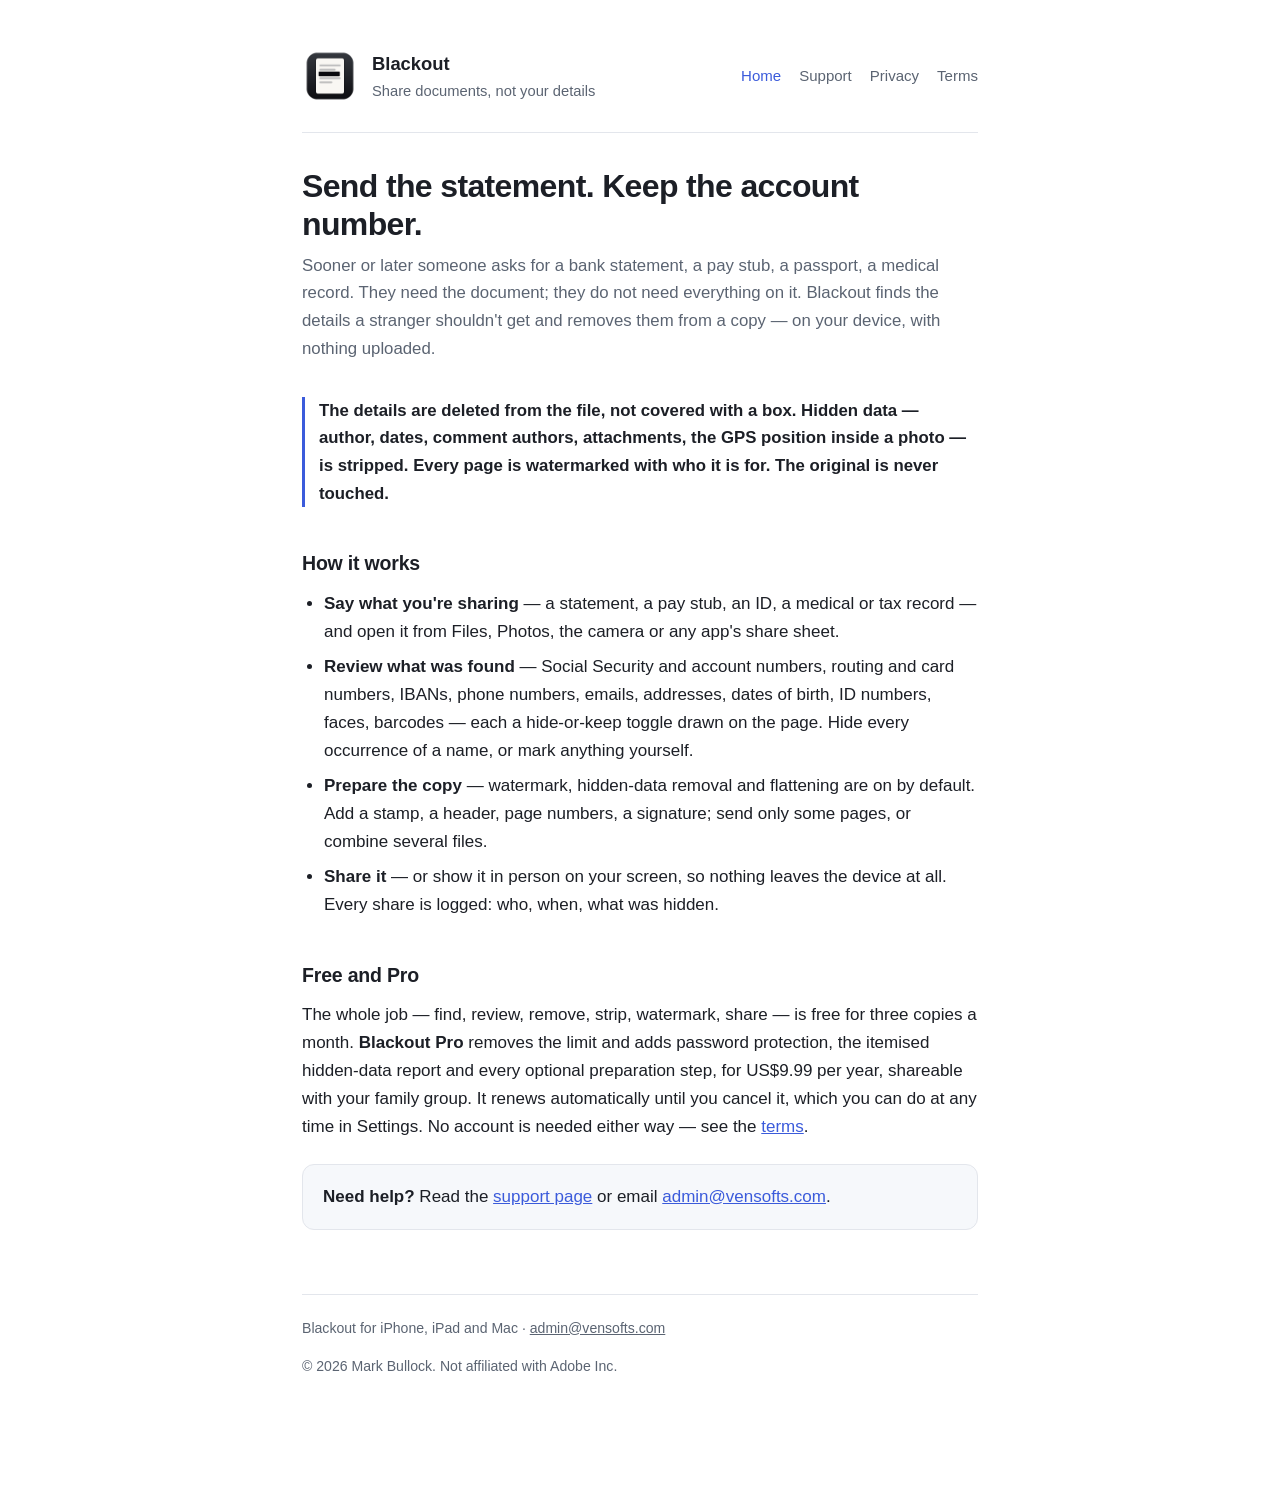
<file: docs/index.html>
<!doctype html>
<html lang="en">
<head>
<meta charset="utf-8">
<meta name="viewport" content="width=device-width, initial-scale=1">
<title>Blackout — Share documents, not your details</title>
<meta name="description" content="Blackout finds the account numbers, addresses, IDs and faces on a document, removes them from a copy — deleted from the file, not covered — strips hidden data and watermarks every page. All on your device.">
<link rel="icon" href="icon.png">
<link rel="stylesheet" href="style.css">
</head>
<body>
<div class="wrap">
<header class="site">
    <img src="icon.png" alt="">
    <div>
        <div class="name">Blackout</div>
        <div class="tag">Share documents, not your details</div>
    </div>
    <nav class="site">
        <a href="index.html" aria-current="page">Home</a>
        <a href="support.html">Support</a>
        <a href="privacy.html">Privacy</a>
        <a href="terms.html">Terms</a>
    </nav>
</header>

<h1>Send the statement. Keep the account number.</h1>
<p class="lede">Sooner or later someone asks for a bank statement, a pay stub,
a passport, a medical record. They need the document; they do not need
everything on it. Blackout finds the details a stranger shouldn't get and
removes them from a copy — on your device, with nothing uploaded.</p>

<div class="key">The details are deleted from the file, not covered with a
box. Hidden data — author, dates, comment authors, attachments, the GPS
position inside a photo — is stripped. Every page is watermarked with who it
is for. The original is never touched.</div>

<h2>How it works</h2>
<ul>
    <li><strong>Say what you're sharing</strong> — a statement, a pay stub, an ID, a medical or tax record — and open it from Files, Photos, the camera or any app's share sheet.</li>
    <li><strong>Review what was found</strong> — Social Security and account numbers, routing and card numbers, IBANs, phone numbers, emails, addresses, dates of birth, ID numbers, faces, barcodes — each a hide-or-keep toggle drawn on the page. Hide every occurrence of a name, or mark anything yourself.</li>
    <li><strong>Prepare the copy</strong> — watermark, hidden-data removal and flattening are on by default. Add a stamp, a header, page numbers, a signature; send only some pages, or combine several files.</li>
    <li><strong>Share it</strong> — or show it in person on your screen, so nothing leaves the device at all. Every share is logged: who, when, what was hidden.</li>
</ul>

<h2>Free and Pro</h2>
<p>The whole job — find, review, remove, strip, watermark, share — is free for
three copies a month. <strong>Blackout Pro</strong> removes the limit and adds
password protection, the itemised hidden-data report and every optional
preparation step, for US$9.99 per year, shareable with your family group. It
renews automatically until you cancel it, which you can do at any time in
Settings. No account is needed either way — see the <a href="terms.html">terms</a>.</p>

<div class="panel">
    <p><strong>Need help?</strong> Read the <a href="support.html">support page</a>
    or email <a href="mailto:admin@vensofts.com">admin@vensofts.com</a>.</p>
</div>

<footer class="site">
    <p>Blackout for iPhone, iPad and Mac ·
       <a href="mailto:admin@vensofts.com">admin@vensofts.com</a></p>
    <p>© 2026 Mark Bullock. Not affiliated with Adobe Inc.</p>
</footer>
</div>
</body>
</html>
</file>
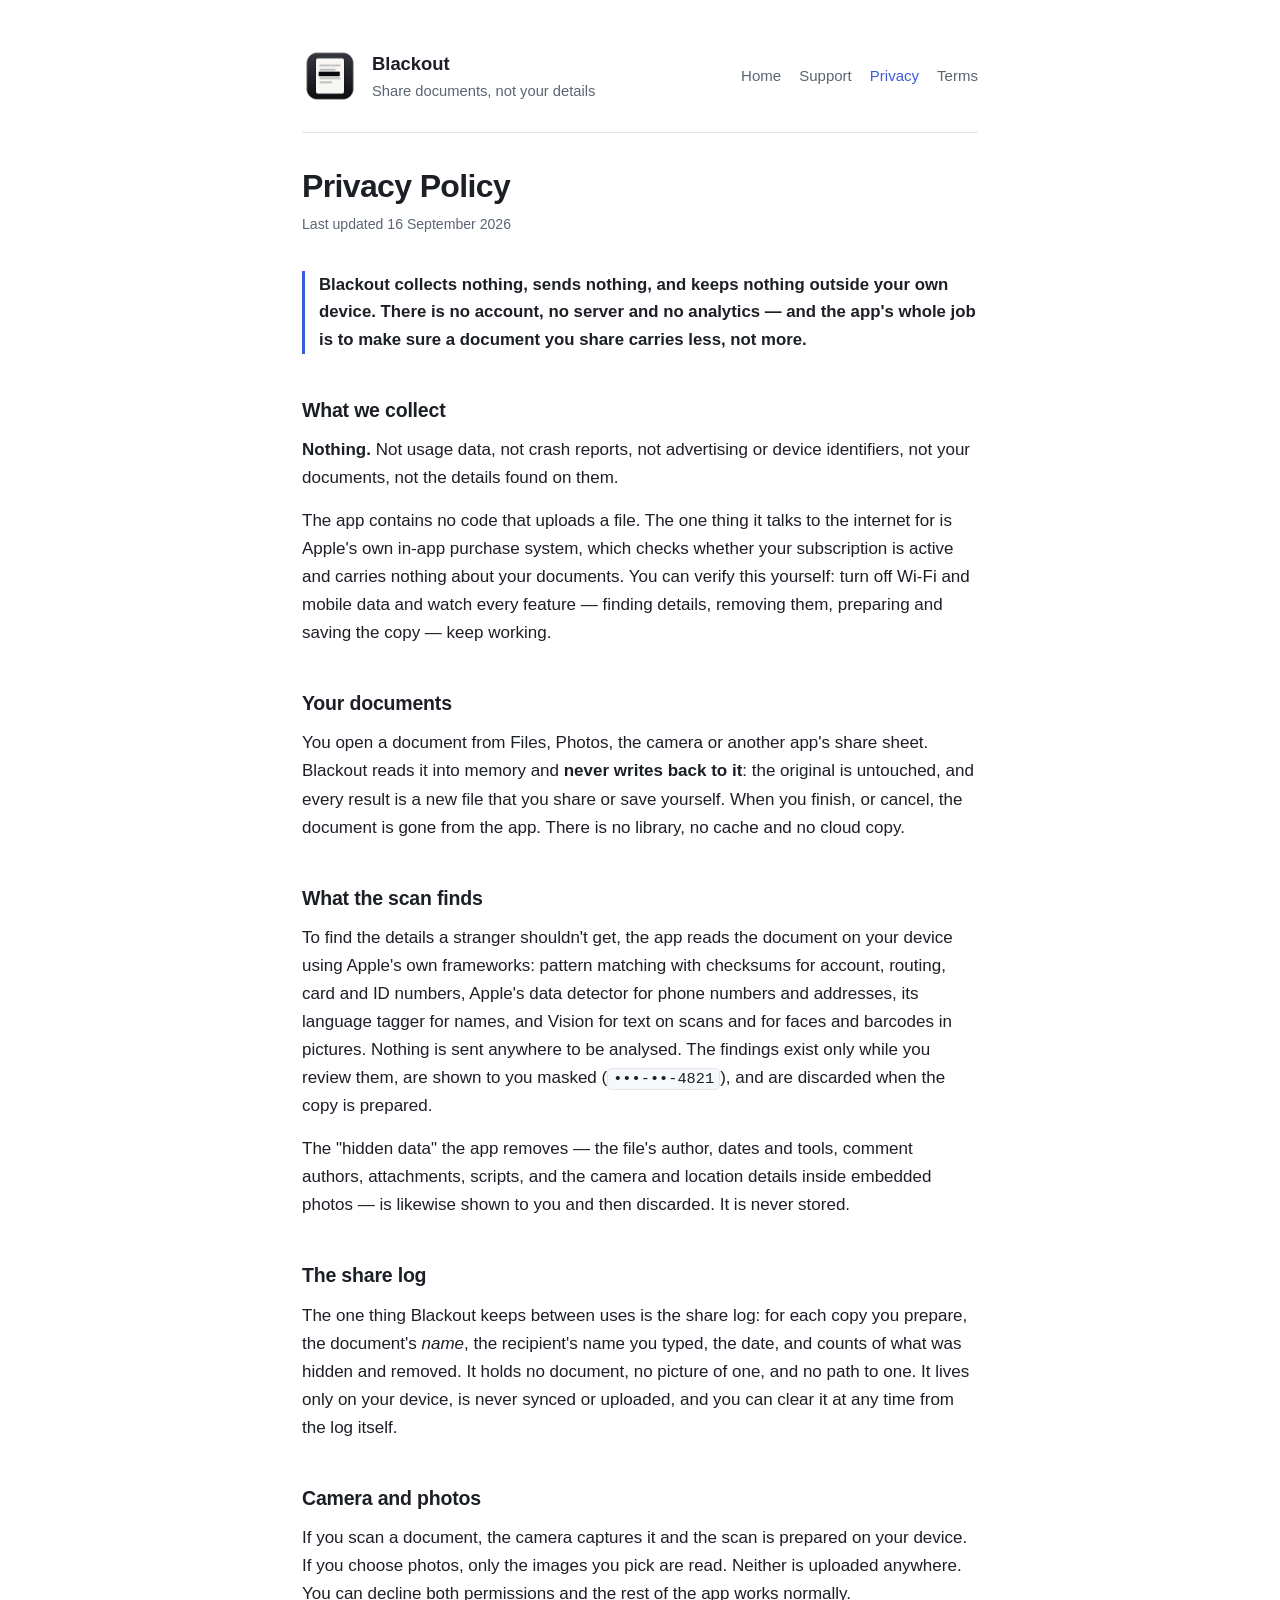
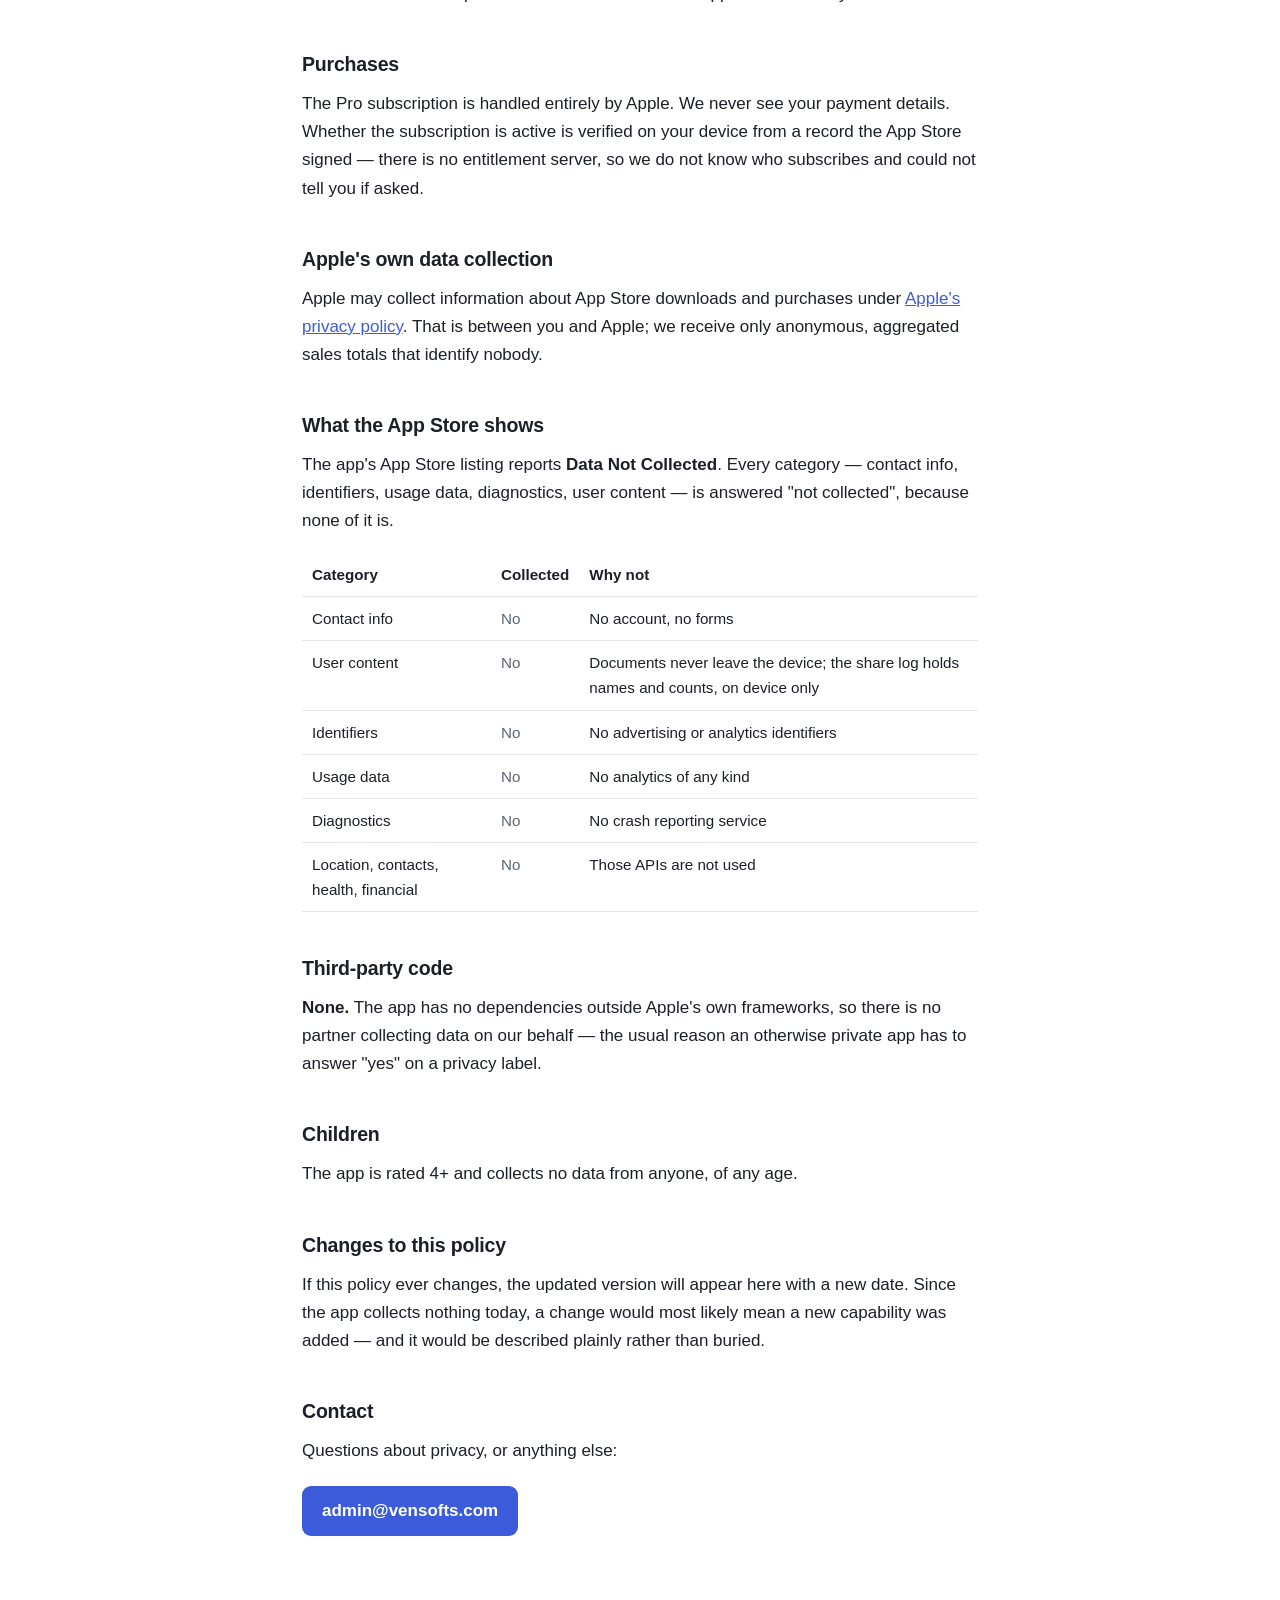
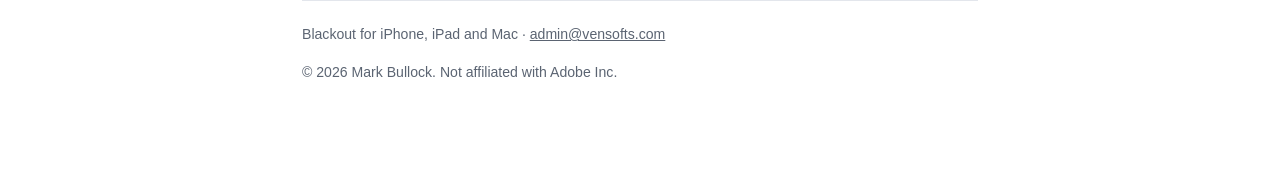
<file: docs/privacy.html>
<!doctype html>
<html lang="en">
<head>
<meta charset="utf-8">
<meta name="viewport" content="width=device-width, initial-scale=1">
<title>Privacy Policy — Blackout</title>
<meta name="description" content="Blackout collects nothing, sends nothing, and keeps nothing outside your own device.">
<link rel="icon" href="icon.png">
<link rel="stylesheet" href="style.css">
</head>
<body>
<div class="wrap">
<header class="site">
    <img src="icon.png" alt="">
    <div>
        <div class="name">Blackout</div>
        <div class="tag">Share documents, not your details</div>
    </div>
    <nav class="site">
        <a href="index.html">Home</a>
        <a href="support.html">Support</a>
        <a href="privacy.html" aria-current="page">Privacy</a>
        <a href="terms.html">Terms</a>
    </nav>
</header>

<h1>Privacy Policy</h1>
<p class="updated">Last updated 16 September 2026</p>

<div class="key">Blackout collects nothing, sends nothing, and keeps nothing
outside your own device. There is no account, no server and no analytics — and
the app's whole job is to make sure a document you share carries less, not
more.</div>

<h2>What we collect</h2>
<p><strong>Nothing.</strong> Not usage data, not crash reports, not advertising
or device identifiers, not your documents, not the details found on them.</p>

<p>The app contains no code that uploads a file. The one thing it talks to the
internet for is Apple's own in-app purchase system, which checks whether your
subscription is active and carries nothing about your documents. You can
verify this yourself: turn off Wi-Fi and mobile data and watch every feature —
finding details, removing them, preparing and saving the copy — keep working.</p>

<h2>Your documents</h2>
<p>You open a document from Files, Photos, the camera or another app's share
sheet. Blackout reads it into memory and <strong>never writes back to it</strong>:
the original is untouched, and every result is a new file that you share or
save yourself. When you finish, or cancel, the document is gone from the app.
There is no library, no cache and no cloud copy.</p>

<h2>What the scan finds</h2>
<p>To find the details a stranger shouldn't get, the app reads the document on
your device using Apple's own frameworks: pattern matching with checksums for
account, routing, card and ID numbers, Apple's data detector for phone numbers
and addresses, its language tagger for names, and Vision for text on scans and
for faces and barcodes in pictures. Nothing is sent anywhere to be analysed.
The findings exist only while you review them, are shown to you masked
(<code>•••-••-4821</code>), and are discarded when the copy is prepared.</p>

<p>The "hidden data" the app removes — the file's author, dates and tools,
comment authors, attachments, scripts, and the camera and location details
inside embedded photos — is likewise shown to you and then discarded. It is
never stored.</p>

<h2>The share log</h2>
<p>The one thing Blackout keeps between uses is the share log: for each copy
you prepare, the document's <em>name</em>, the recipient's name you typed, the
date, and counts of what was hidden and removed. It holds no document, no
picture of one, and no path to one. It lives only on your device, is never
synced or uploaded, and you can clear it at any time from the log itself.</p>

<h2>Camera and photos</h2>
<p>If you scan a document, the camera captures it and the scan is prepared on
your device. If you choose photos, only the images you pick are read. Neither is
uploaded anywhere. You can decline both permissions and the rest of the app works
normally.</p>

<h2>Purchases</h2>
<p>The Pro subscription is handled entirely by Apple. We never see your payment
details. Whether the subscription is active is verified on your device from a
record the App Store signed — there is no entitlement server, so we do not know
who subscribes and could not tell you if asked.</p>

<h2>Apple's own data collection</h2>
<p>Apple may collect information about App Store downloads and purchases under
<a href="https://www.apple.com/legal/privacy/">Apple's privacy policy</a>. That
is between you and Apple; we receive only anonymous, aggregated sales totals that
identify nobody.</p>

<h2>What the App Store shows</h2>
<p>The app's App Store listing reports <strong>Data Not Collected</strong>. Every
category — contact info, identifiers, usage data, diagnostics, user content —
is answered "not collected", because none of it is.</p>

<table>
    <tr><th>Category</th><th>Collected</th><th>Why not</th></tr>
    <tr><td>Contact info</td><td class="no">No</td><td>No account, no forms</td></tr>
    <tr><td>User content</td><td class="no">No</td><td>Documents never leave the device; the share log holds names and counts, on device only</td></tr>
    <tr><td>Identifiers</td><td class="no">No</td><td>No advertising or analytics identifiers</td></tr>
    <tr><td>Usage data</td><td class="no">No</td><td>No analytics of any kind</td></tr>
    <tr><td>Diagnostics</td><td class="no">No</td><td>No crash reporting service</td></tr>
    <tr><td>Location, contacts, health, financial</td><td class="no">No</td><td>Those APIs are not used</td></tr>
</table>

<h2>Third-party code</h2>
<p><strong>None.</strong> The app has no dependencies outside Apple's own
frameworks, so there is no partner collecting data on our behalf — the usual
reason an otherwise private app has to answer "yes" on a privacy label.</p>

<h2>Children</h2>
<p>The app is rated 4+ and collects no data from anyone, of any age.</p>

<h2>Changes to this policy</h2>
<p>If this policy ever changes, the updated version will appear here with a new
date. Since the app collects nothing today, a change would most likely mean a new
capability was added — and it would be described plainly rather than buried.</p>

<h2>Contact</h2>
<p>Questions about privacy, or anything else:</p>
<p><a class="mail" href="mailto:admin@vensofts.com?subject=PDF%20Editor%20privacy">admin@vensofts.com</a></p>

<footer class="site">
    <p>Blackout for iPhone, iPad and Mac ·
       <a href="mailto:admin@vensofts.com">admin@vensofts.com</a></p>
    <p>© 2026 Mark Bullock. Not affiliated with Adobe Inc.</p>
</footer>
</div>
</body>
</html>
</file>
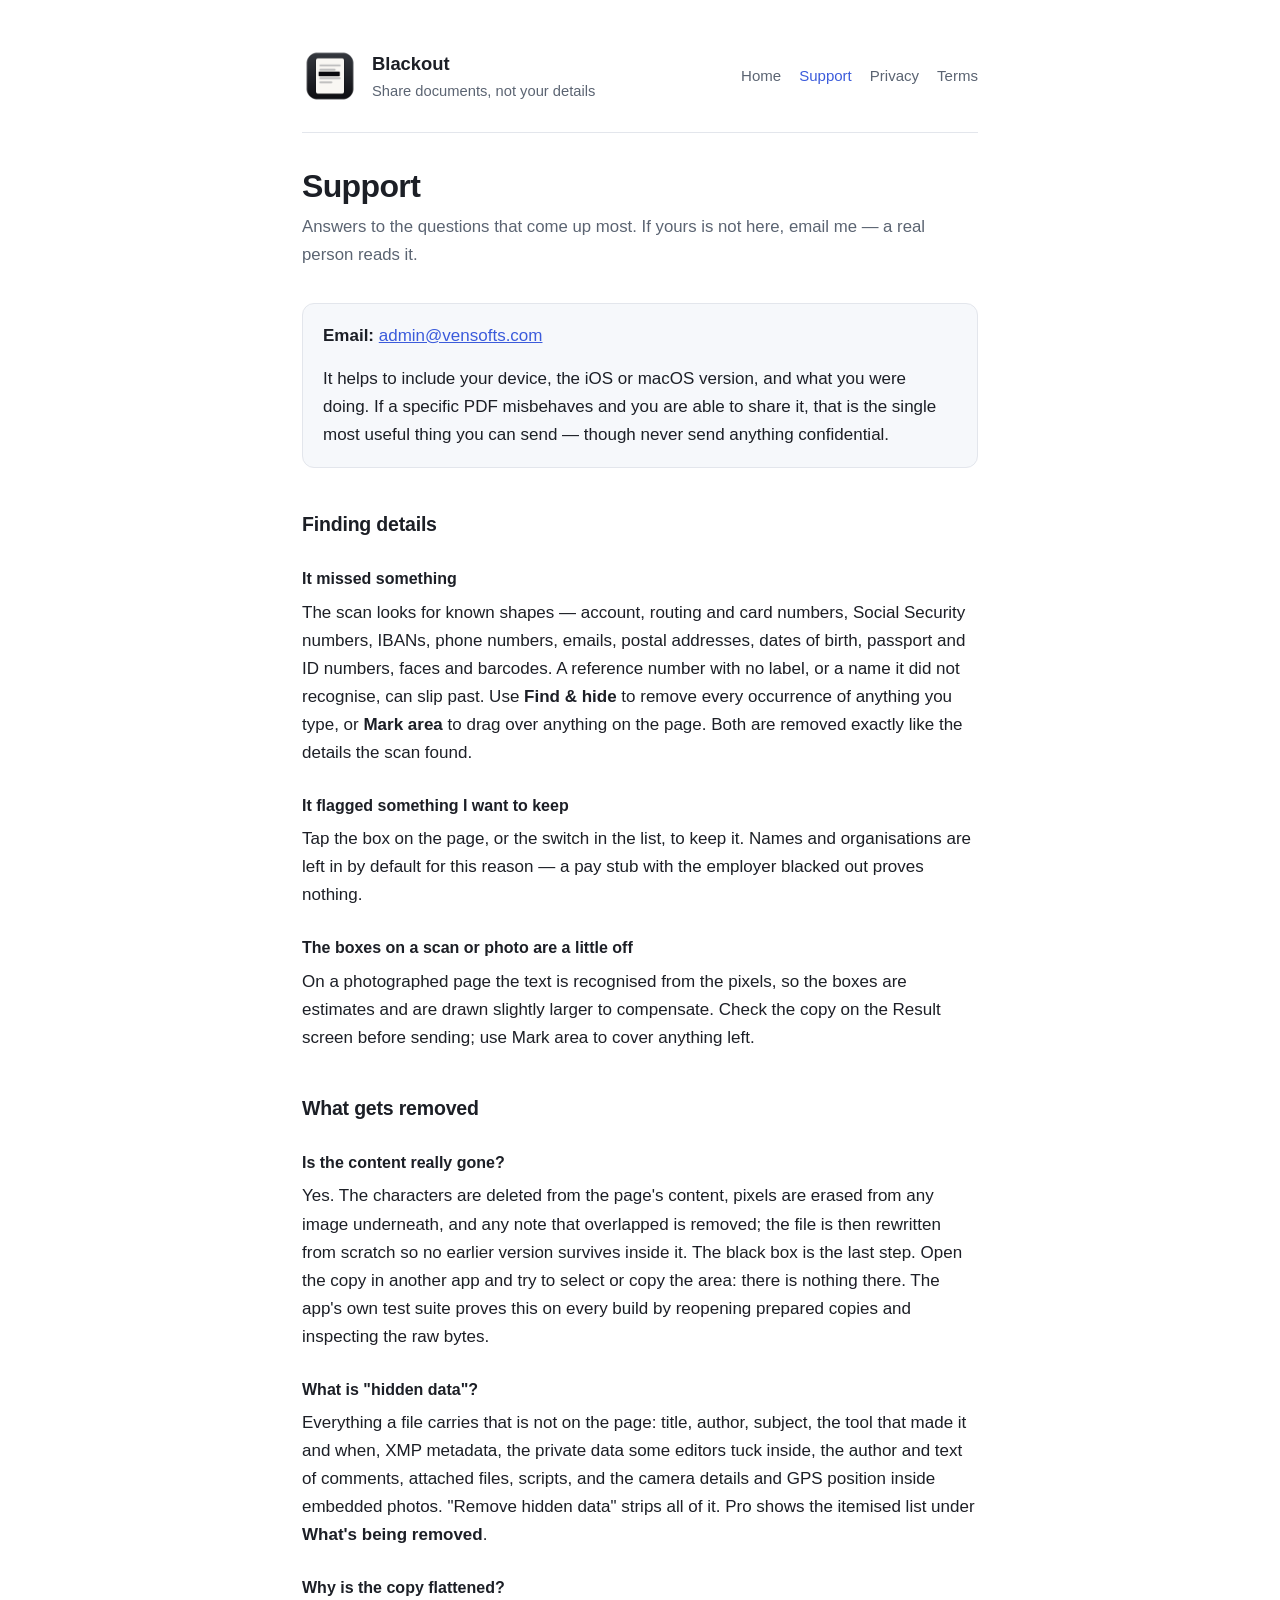
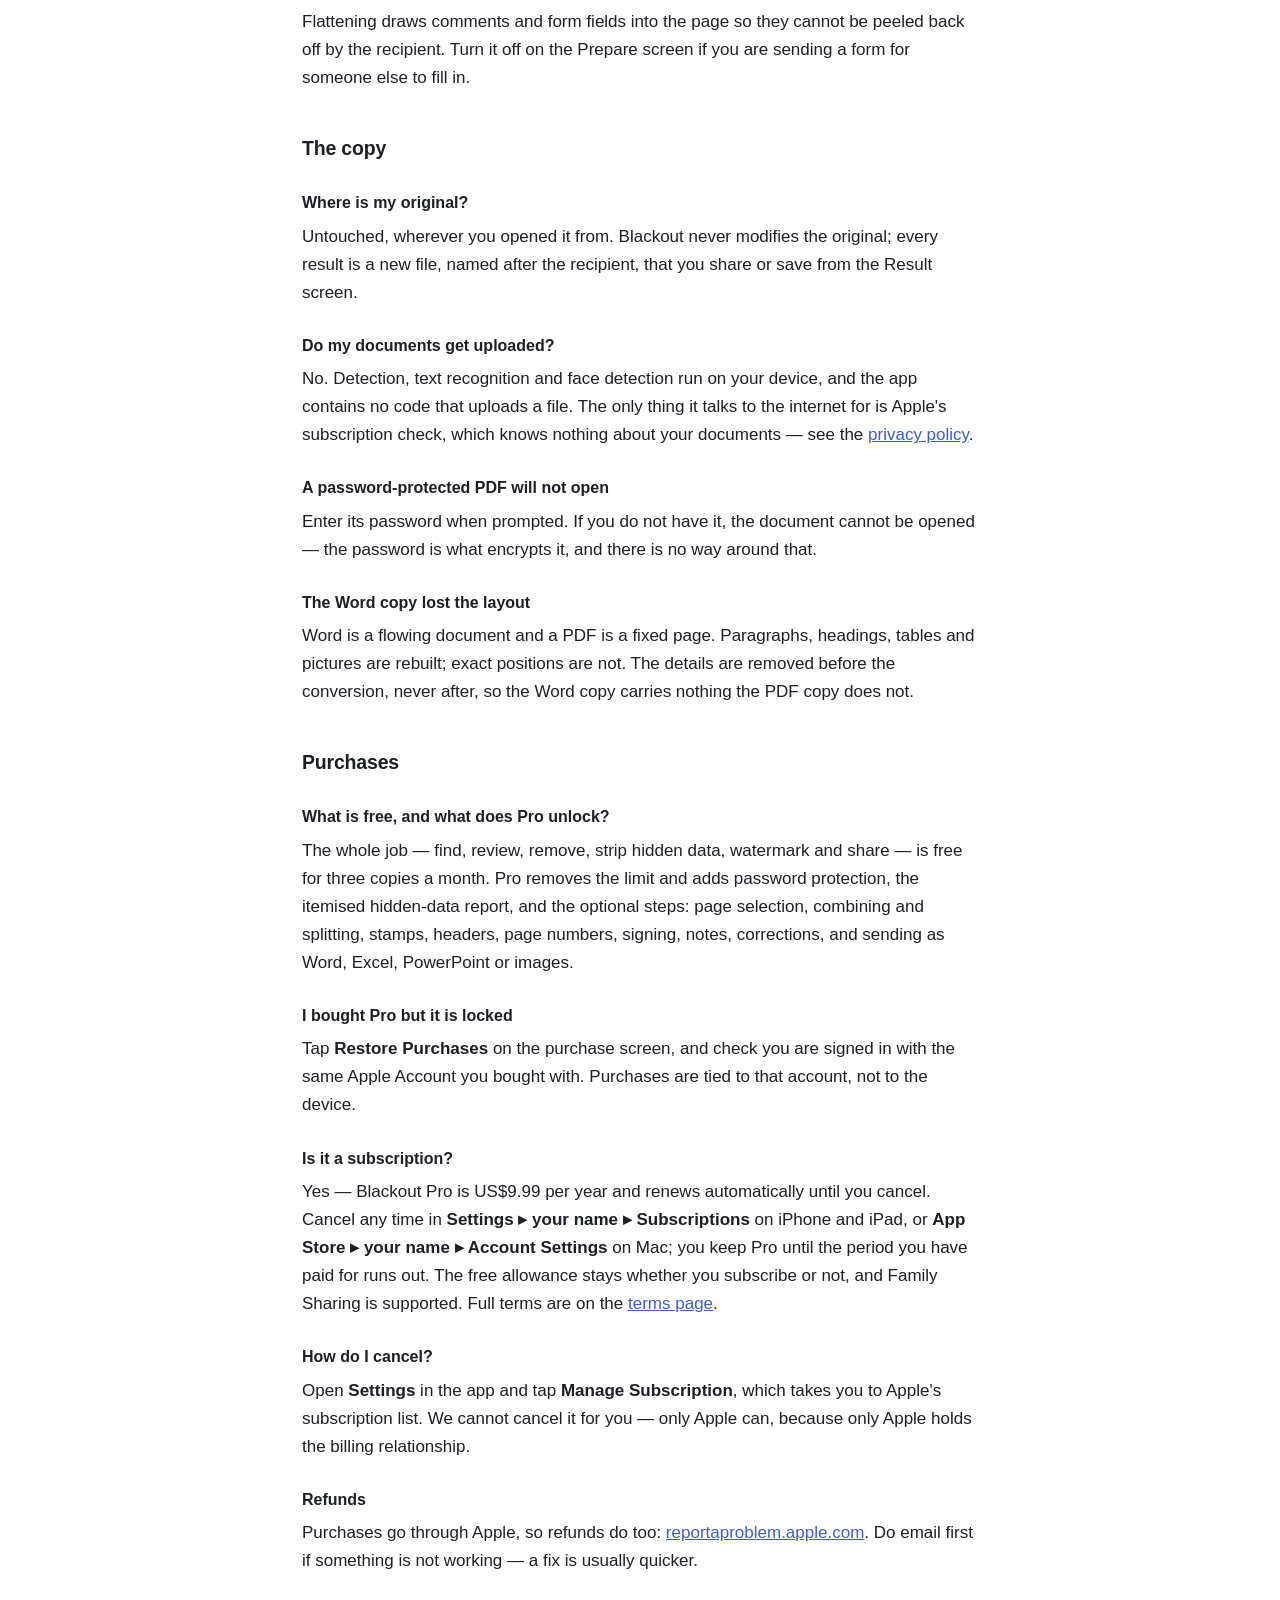
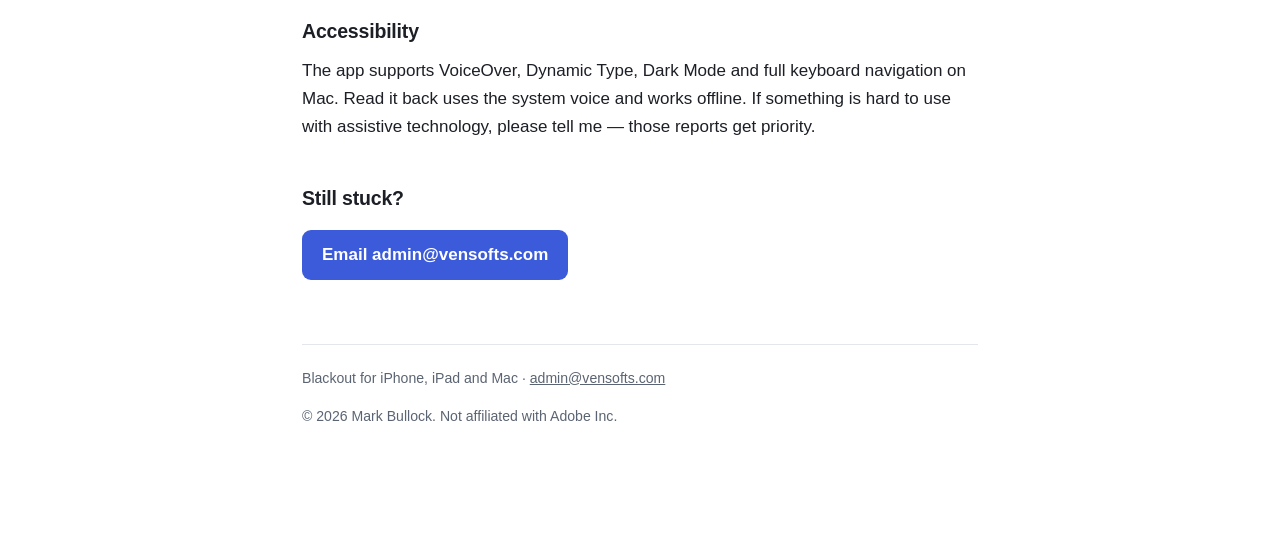
<file: docs/support.html>
<!doctype html>
<html lang="en">
<head>
<meta charset="utf-8">
<meta name="viewport" content="width=device-width, initial-scale=1">
<title>Support — Blackout</title>
<meta name="description" content="Help, answers and contact for Blackout on iPhone, iPad and Mac.">
<link rel="icon" href="icon.png">
<link rel="stylesheet" href="style.css">
</head>
<body>
<div class="wrap">
<header class="site">
    <img src="icon.png" alt="">
    <div>
        <div class="name">Blackout</div>
        <div class="tag">Share documents, not your details</div>
    </div>
    <nav class="site">
        <a href="index.html">Home</a>
        <a href="support.html" aria-current="page">Support</a>
        <a href="privacy.html">Privacy</a>
        <a href="terms.html">Terms</a>
    </nav>
</header>

<h1>Support</h1>
<p class="lede">Answers to the questions that come up most. If yours is not here,
email me — a real person reads it.</p>

<div class="panel">
    <p><strong>Email:</strong>
       <a href="mailto:admin@vensofts.com?subject=Blackout%20support">admin@vensofts.com</a></p>
    <p>It helps to include your device, the iOS or macOS version, and what you
    were doing. If a specific PDF misbehaves and you are able to share it, that
    is the single most useful thing you can send — though never send anything
    confidential.</p>
</div>

<h2>Finding details</h2>

<h3>It missed something</h3>
<p>The scan looks for known shapes — account, routing and card numbers, Social
Security numbers, IBANs, phone numbers, emails, postal addresses, dates of
birth, passport and ID numbers, faces and barcodes. A reference number with no
label, or a name it did not recognise, can slip past. Use <strong>Find &amp;
hide</strong> to remove every occurrence of anything you type, or
<strong>Mark area</strong> to drag over anything on the page. Both are removed
exactly like the details the scan found.</p>

<h3>It flagged something I want to keep</h3>
<p>Tap the box on the page, or the switch in the list, to keep it. Names and
organisations are left in by default for this reason — a pay stub with the
employer blacked out proves nothing.</p>

<h3>The boxes on a scan or photo are a little off</h3>
<p>On a photographed page the text is recognised from the pixels, so the boxes
are estimates and are drawn slightly larger to compensate. Check the copy on
the Result screen before sending; use Mark area to cover anything left.</p>

<h2>What gets removed</h2>

<h3>Is the content really gone?</h3>
<p>Yes. The characters are deleted from the page's content, pixels are erased
from any image underneath, and any note that overlapped is removed; the file is
then rewritten from scratch so no earlier version survives inside it. The black
box is the last step. Open the copy in another app and try to select or copy
the area: there is nothing there. The app's own test suite proves this on every
build by reopening prepared copies and inspecting the raw bytes.</p>

<h3>What is "hidden data"?</h3>
<p>Everything a file carries that is not on the page: title, author, subject,
the tool that made it and when, XMP metadata, the private data some editors
tuck inside, the author and text of comments, attached files, scripts, and the
camera details and GPS position inside embedded photos. "Remove hidden data"
strips all of it. Pro shows the itemised list under <strong>What's being
removed</strong>.</p>

<h3>Why is the copy flattened?</h3>
<p>Flattening draws comments and form fields into the page so they cannot be
peeled back off by the recipient. Turn it off on the Prepare screen if you are
sending a form for someone else to fill in.</p>

<h2>The copy</h2>

<h3>Where is my original?</h3>
<p>Untouched, wherever you opened it from. Blackout never modifies the
original; every result is a new file, named after the recipient, that you
share or save from the Result screen.</p>

<h3>Do my documents get uploaded?</h3>
<p>No. Detection, text recognition and face detection run on your device, and
the app contains no code that uploads a file. The only thing it talks to the
internet for is Apple's subscription check, which knows nothing about your
documents — see the <a href="privacy.html">privacy policy</a>.</p>

<h3>A password-protected PDF will not open</h3>
<p>Enter its password when prompted. If you do not have it, the document cannot
be opened — the password is what encrypts it, and there is no way around that.</p>

<h3>The Word copy lost the layout</h3>
<p>Word is a flowing document and a PDF is a fixed page. Paragraphs, headings,
tables and pictures are rebuilt; exact positions are not. The details are
removed before the conversion, never after, so the Word copy carries nothing
the PDF copy does not.</p>

<h2>Purchases</h2>

<h3>What is free, and what does Pro unlock?</h3>
<p>The whole job — find, review, remove, strip hidden data, watermark and share
— is free for three copies a month. Pro removes the limit and adds password
protection, the itemised hidden-data report, and the optional steps: page
selection, combining and splitting, stamps, headers, page numbers, signing,
notes, corrections, and sending as Word, Excel, PowerPoint or images.</p>

<h3>I bought Pro but it is locked</h3>
<p>Tap <strong>Restore Purchases</strong> on the purchase screen, and check you
are signed in with the same Apple Account you bought with. Purchases are tied to
that account, not to the device.</p>

<h3>Is it a subscription?</h3>
<p>Yes — Blackout Pro is US$9.99 per year and renews automatically until you
cancel. Cancel any time in <strong>Settings ▸ your name ▸ Subscriptions</strong>
on iPhone and iPad, or <strong>App Store ▸ your name ▸ Account Settings</strong>
on Mac; you keep Pro until the period you have paid for runs out. The free
allowance stays whether you subscribe or not, and Family Sharing is supported.
Full terms are on the <a href="terms.html">terms page</a>.</p>

<h3>How do I cancel?</h3>
<p>Open <strong>Settings</strong> in the app and tap <strong>Manage
Subscription</strong>, which takes you to Apple's subscription list. We cannot
cancel it for you — only Apple can, because only Apple holds the billing
relationship.</p>

<h3>Refunds</h3>
<p>Purchases go through Apple, so refunds do too:
<a href="https://reportaproblem.apple.com">reportaproblem.apple.com</a>. Do email
first if something is not working — a fix is usually quicker.</p>

<h2>Accessibility</h2>
<p>The app supports VoiceOver, Dynamic Type, Dark Mode and full keyboard
navigation on Mac. Read it back uses the system voice and works offline. If
something is hard to use with assistive technology, please tell me — those
reports get priority.</p>

<h2>Still stuck?</h2>
<p><a class="mail" href="mailto:admin@vensofts.com?subject=Blackout%20support">Email admin@vensofts.com</a></p>

<footer class="site">
    <p>Blackout for iPhone, iPad and Mac ·
       <a href="mailto:admin@vensofts.com">admin@vensofts.com</a></p>
    <p>© 2026 Mark Bullock. Not affiliated with Adobe Inc.</p>
</footer>
</div>
</body>
</html>
</file>
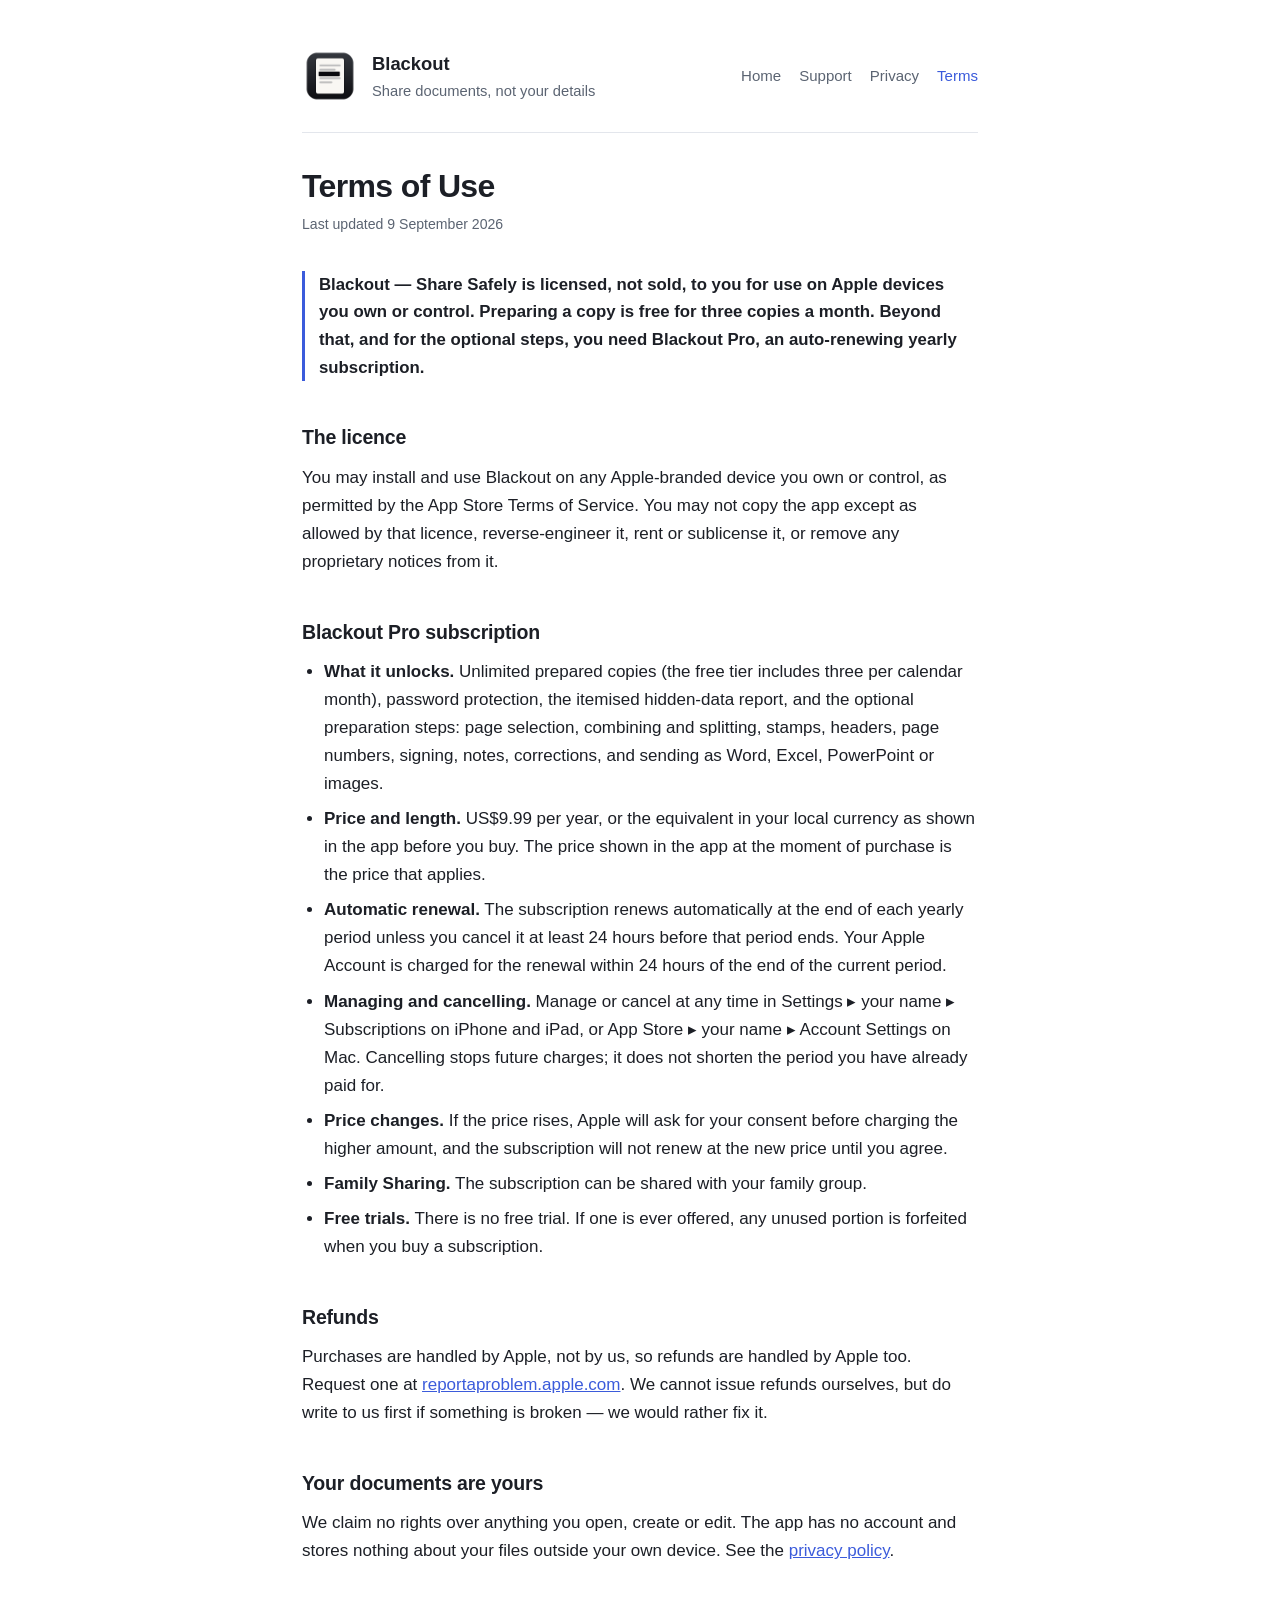
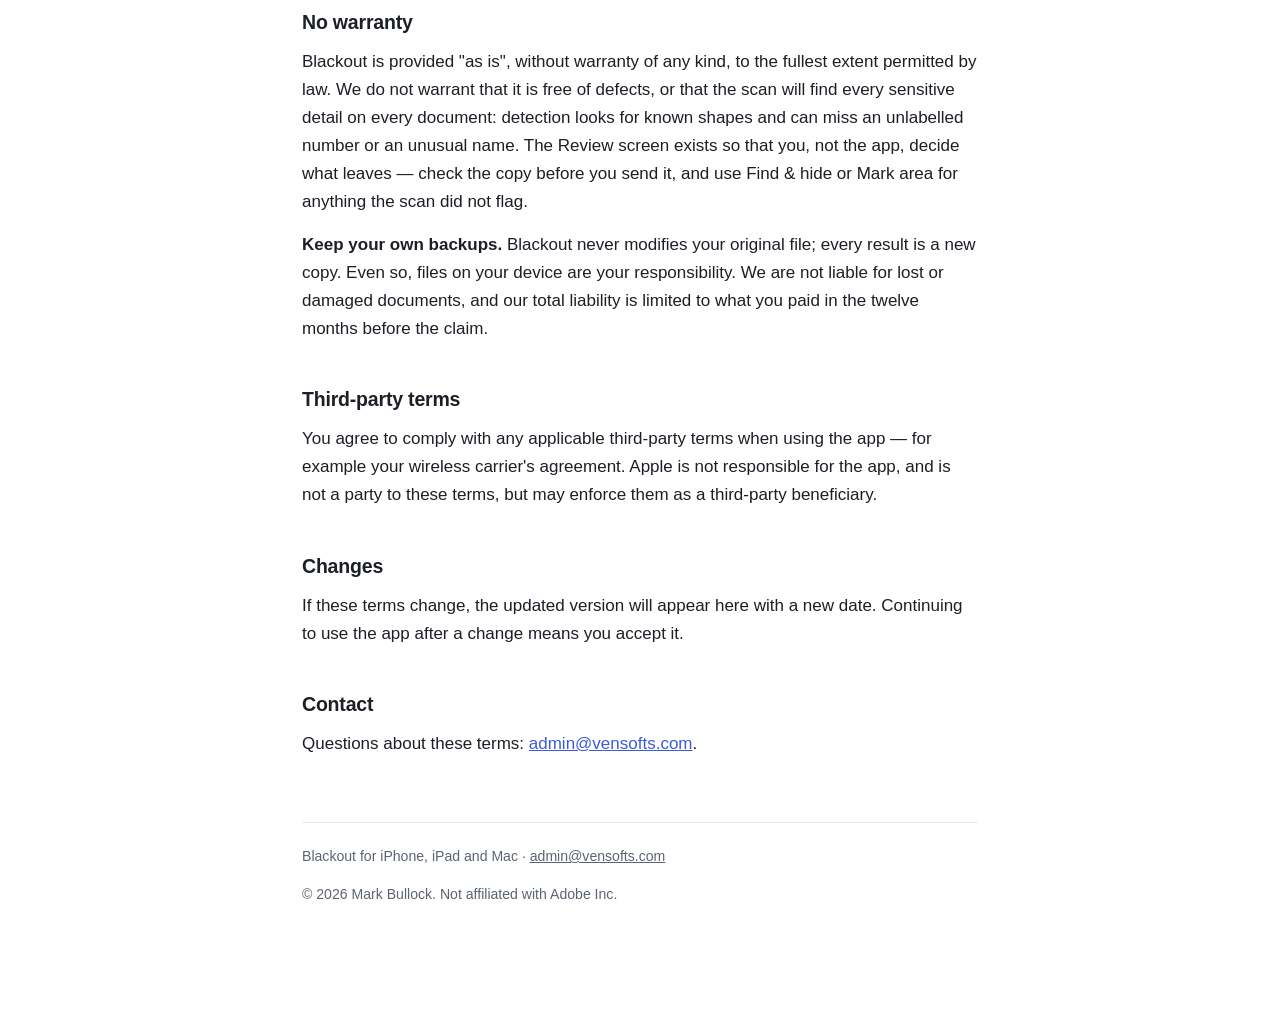
<file: docs/terms.html>
<!doctype html>
<html lang="en">
<head>
<meta charset="utf-8">
<meta name="viewport" content="width=device-width, initial-scale=1">
<title>Terms of Use — Blackout</title>
<meta name="description" content="Terms of Use for Blackout — Share Safely, including subscription terms.">
<link rel="icon" href="icon.png">
<link rel="stylesheet" href="style.css">
</head>
<body>
<div class="wrap">
<header class="site">
    <img src="icon.png" alt="">
    <div>
        <div class="name">Blackout</div>
        <div class="tag">Share documents, not your details</div>
    </div>
    <nav class="site">
        <a href="index.html">Home</a>
        <a href="support.html">Support</a>
        <a href="privacy.html">Privacy</a>
        <a href="terms.html" aria-current="page">Terms</a>
    </nav>
</header>

<h1>Terms of Use</h1>
<p class="updated">Last updated 9 September 2026</p>

<div class="key">Blackout — Share Safely is licensed, not sold, to you for use
on Apple devices you own or control. Preparing a copy is free for three copies a month. Beyond that, and for the optional steps, you need Blackout Pro, an auto-renewing yearly subscription.</div>

<h2>The licence</h2>
<p>You may install and use Blackout on any Apple-branded device you own or
control, as permitted by the App Store Terms of Service. You may not copy the
app except as allowed by that licence, reverse-engineer it, rent or sublicense
it, or remove any proprietary notices from it.</p>

<h2>Blackout Pro subscription</h2>
<ul>
    <li><strong>What it unlocks.</strong> Unlimited prepared copies (the free
    tier includes three per calendar month), password protection, the itemised
    hidden-data report, and the optional preparation steps: page selection,
    combining and splitting, stamps, headers, page numbers, signing, notes,
    corrections, and sending as Word, Excel, PowerPoint or images.</li>
    <li><strong>Price and length.</strong> US$9.99 per year, or the equivalent in
    your local currency as shown in the app before you buy. The price shown in
    the app at the moment of purchase is the price that applies.</li>
    <li><strong>Automatic renewal.</strong> The subscription renews automatically
    at the end of each yearly period unless you cancel it at least 24 hours
    before that period ends. Your Apple Account is charged for the renewal
    within 24 hours of the end of the current period.</li>
    <li><strong>Managing and cancelling.</strong> Manage or cancel at any time in
    Settings ▸ your name ▸ Subscriptions on iPhone and iPad, or App Store ▸ your
    name ▸ Account Settings on Mac. Cancelling stops future charges; it does not
    shorten the period you have already paid for.</li>
    <li><strong>Price changes.</strong> If the price rises, Apple will ask for
    your consent before charging the higher amount, and the subscription will not
    renew at the new price until you agree.</li>
    <li><strong>Family Sharing.</strong> The subscription can be shared with your
    family group.</li>
    <li><strong>Free trials.</strong> There is no free trial. If one is ever
    offered, any unused portion is forfeited when you buy a subscription.</li>
</ul>

<h2>Refunds</h2>
<p>Purchases are handled by Apple, not by us, so refunds are handled by Apple
too. Request one at <a href="https://reportaproblem.apple.com">reportaproblem.apple.com</a>.
We cannot issue refunds ourselves, but do write to us first if something is
broken — we would rather fix it.</p>

<h2>Your documents are yours</h2>
<p>We claim no rights over anything you open, create or edit. The app has no
account and stores nothing about your files outside your own device. See the
<a href="privacy.html">privacy policy</a>.</p>

<h2>No warranty</h2>
<p>Blackout is provided "as is", without warranty of any kind, to the fullest
extent permitted by law. We do not warrant that it is free of defects, or that
the scan will find every sensitive detail on every document: detection looks
for known shapes and can miss an unlabelled number or an unusual name. The
Review screen exists so that you, not the app, decide what leaves — check the
copy before you send it, and use Find &amp; hide or Mark area for anything the
scan did not flag.</p>

<p><strong>Keep your own backups.</strong> Blackout never modifies your original
file; every result is a new copy. Even so, files on your device are your responsibility.
We are not liable for lost or damaged documents, and our total liability is
limited to what you paid in the twelve months before the claim.</p>

<h2>Third-party terms</h2>
<p>You agree to comply with any applicable third-party terms when using the app —
for example your wireless carrier's agreement. Apple is not responsible for the
app, and is not a party to these terms, but may enforce them as a third-party
beneficiary.</p>

<h2>Changes</h2>
<p>If these terms change, the updated version will appear here with a new date.
Continuing to use the app after a change means you accept it.</p>

<h2>Contact</h2>
<p>Questions about these terms: <a href="mailto:admin@vensofts.com">admin@vensofts.com</a>.</p>

<footer class="site">
    <p>Blackout for iPhone, iPad and Mac ·
       <a href="mailto:admin@vensofts.com">admin@vensofts.com</a></p>
    <p>© 2026 Mark Bullock. Not affiliated with Adobe Inc.</p>
</footer>
</div>
</body>
</html>
</file>
<file: docs/style.css>
/* Shared styling for the support and privacy pages.
   One stylesheet, no build step — GitHub Pages serves these as-is. */

:root {
    --ink: #1c1f26;
    --muted: #5b6472;
    --line: #e3e6ec;
    --bg: #ffffff;
    --panel: #f6f8fb;
    --accent: #3b5bdb;
    --accent-ink: #ffffff;
}

@media (prefers-color-scheme: dark) {
    :root {
        --ink: #e8eaee;
        --muted: #9aa4b4;
        --line: #2a2f3a;
        --bg: #14171c;
        --panel: #1b1f27;
        --accent: #6c8cff;
        --accent-ink: #0d1017;
    }
}

* { box-sizing: border-box; }

body {
    margin: 0;
    padding: 0;
    background: var(--bg);
    color: var(--ink);
    font: 17px/1.65 -apple-system, BlinkMacSystemFont, "Segoe UI", Roboto,
          "Helvetica Neue", Arial, sans-serif;
    -webkit-font-smoothing: antialiased;
}

.wrap {
    max-width: 720px;
    margin: 0 auto;
    padding: 48px 22px 96px;
}

header.site {
    display: flex;
    align-items: center;
    gap: 14px;
    padding-bottom: 28px;
    margin-bottom: 34px;
    border-bottom: 1px solid var(--line);
}

header.site img {
    width: 56px;
    height: 56px;
    border-radius: 13px;
    flex: none;
}

header.site .name { font-size: 1.15rem; font-weight: 600; }
header.site .tag { color: var(--muted); font-size: 0.92rem; }

nav.site { margin-left: auto; display: flex; gap: 18px; flex-wrap: wrap; }
nav.site a { color: var(--muted); text-decoration: none; font-size: 0.94rem; }
nav.site a:hover, nav.site a[aria-current] { color: var(--accent); }

h1 { font-size: 2rem; line-height: 1.2; margin: 0 0 8px; letter-spacing: -0.02em; }
h2 { font-size: 1.22rem; margin: 40px 0 10px; letter-spacing: -0.01em; }
h3 { font-size: 1rem; margin: 26px 0 6px; }

.lede { color: var(--muted); font-size: 1.05rem; margin: 0 0 34px; }
.updated { color: var(--muted); font-size: 0.88rem; margin: 0 0 34px; }

p { margin: 0 0 15px; }
ul, ol { margin: 0 0 15px; padding-left: 22px; }
li { margin-bottom: 7px; }

a { color: var(--accent); }

.panel {
    background: var(--panel);
    border: 1px solid var(--line);
    border-radius: 12px;
    padding: 18px 20px;
    margin: 22px 0;
}

.panel p:last-child, .panel ul:last-child { margin-bottom: 0; }

.key {
    font-size: 1.05rem;
    font-weight: 600;
    border-left: 3px solid var(--accent);
    padding-left: 14px;
    margin: 26px 0;
}

table { width: 100%; border-collapse: collapse; margin: 18px 0 24px; font-size: 0.95rem; }
th, td { text-align: left; padding: 9px 10px; border-bottom: 1px solid var(--line); vertical-align: top; }
th { font-weight: 600; }
td.no { color: var(--muted); white-space: nowrap; }

code {
    font-family: ui-monospace, SFMono-Regular, Menlo, monospace;
    font-size: 0.9em;
    background: var(--panel);
    border: 1px solid var(--line);
    border-radius: 5px;
    padding: 1px 5px;
}

.mail {
    display: inline-block;
    background: var(--accent);
    color: var(--accent-ink);
    text-decoration: none;
    font-weight: 600;
    padding: 11px 20px;
    border-radius: 9px;
    margin-top: 6px;
}

footer.site {
    margin-top: 64px;
    padding-top: 22px;
    border-top: 1px solid var(--line);
    color: var(--muted);
    font-size: 0.88rem;
}

footer.site a { color: var(--muted); }

@media (max-width: 620px) {
    .wrap { padding: 30px 18px 70px; }
    header.site { flex-wrap: wrap; }
    nav.site { margin-left: 0; width: 100%; }
    h1 { font-size: 1.6rem; }
}
</file>
